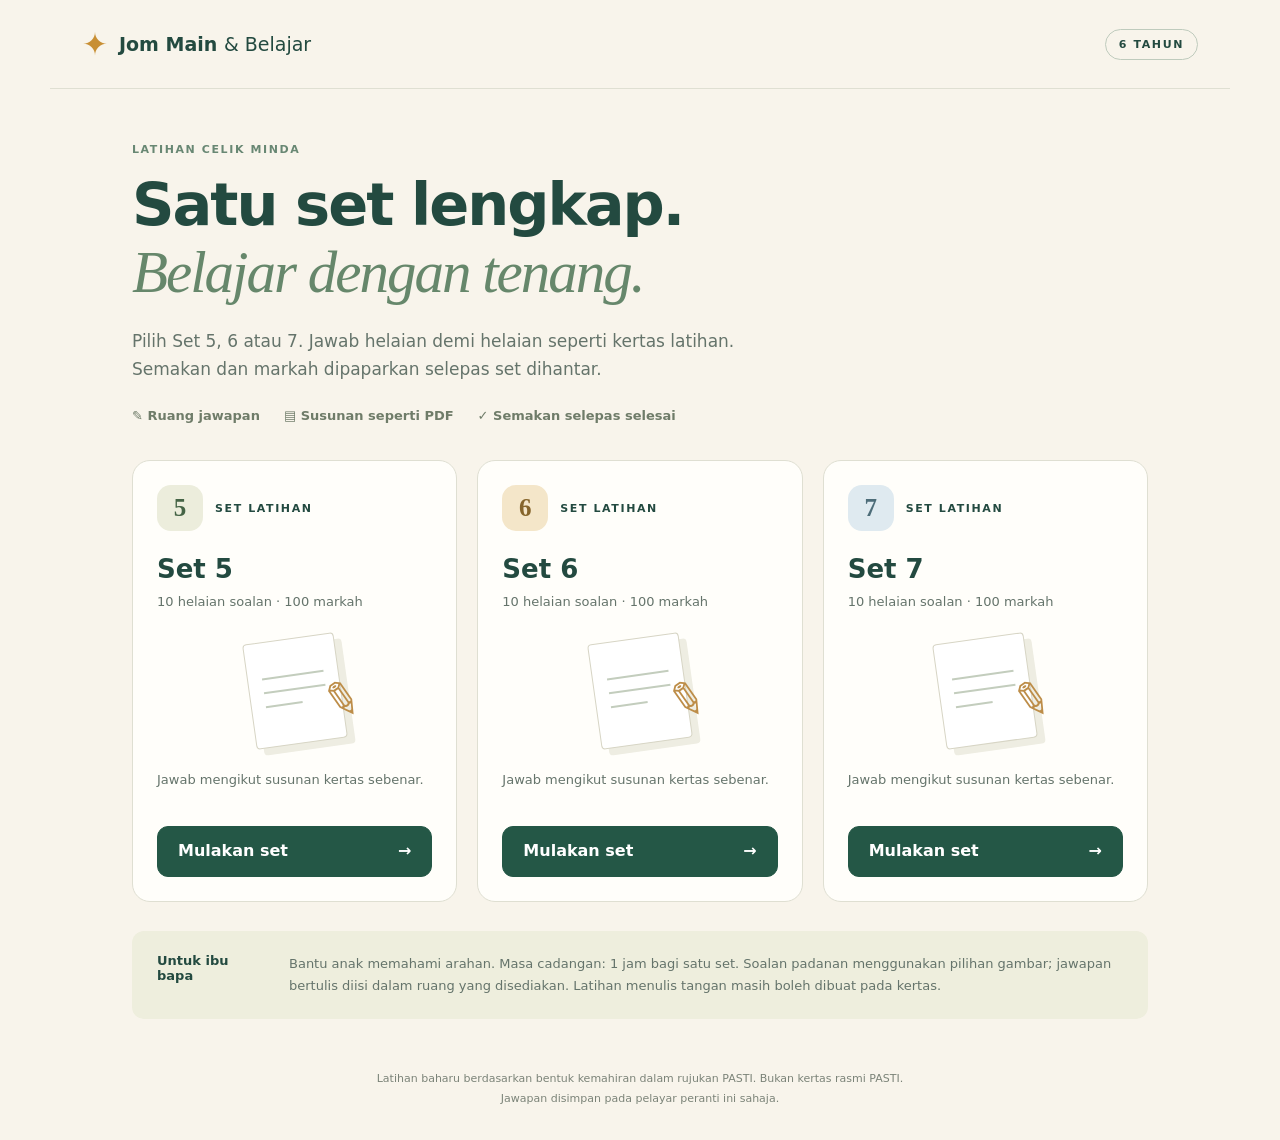
<file: celik-minda/index.html>
<!doctype html>
<html lang="ms">
<head>
  <meta charset="utf-8">
  <meta name="viewport" content="width=device-width,initial-scale=1">
  <meta name="theme-color" content="#f8f4eb">
  <meta name="description" content="Latihan Celik Minda umur 6 tahun. Jawab satu set lengkap mengikut susunan kertas, dengan semakan dan markah selepas dihantar.">
  <title>Celik Minda · Jom Main & Belajar</title>
  <link rel="stylesheet" href="./style.css">
  <script defer src="./illustrations.js"></script>
  <script defer src="./questions.js"></script>
  <script defer src="./app.js"></script>
</head>
<body><div id="app"></div><noscript>Aktifkan JavaScript untuk menjawab latihan ini.</noscript></body>
</html>
</file>
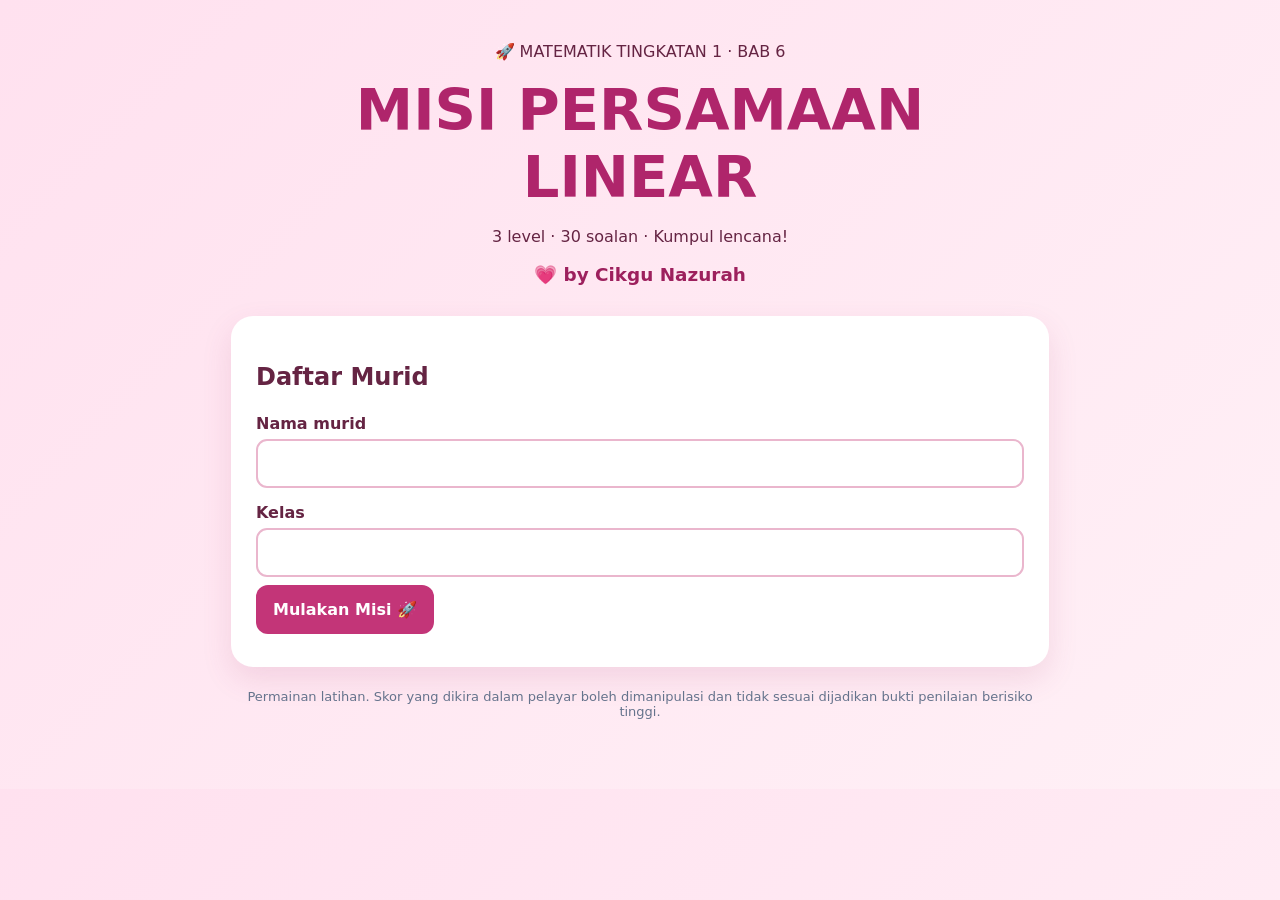
<file: misi-persamaan-linear/index.html>
<!doctype html><html lang="ms"><head><meta charset="utf-8"><meta name="viewport" content="width=device-width,initial-scale=1"><title>Misi Persamaan Linear</title><link rel="stylesheet" href="style.css"></head><body><main><header><p>🚀 MATEMATIK TINGKATAN 1 · BAB 6</p><h1>MISI PERSAMAAN LINEAR</h1><p>3 level · 30 soalan · Kumpul lencana!</p><p class="credit">💗 by Cikgu Nazurah</p></header><section id="welcome"><h2>Daftar Murid</h2><form id="join"><label for="nama">Nama murid</label><input id="nama" required maxlength="80"><label for="kelas">Kelas</label><input id="kelas" required maxlength="40"><button type="submit">Mulakan Misi 🚀</button></form></section><section id="map" hidden><h2 id="player"></h2><p>Selesaikan misi mengikut turutan. Markah terbaik disimpan dalam peranti.</p><div id="levels" class="levels"></div><p class="note" id="queue"></p><button id="resend" class="secondary">Cuba hantar rekod semula</button><button id="change" class="secondary">Tukar murid</button></section><section id="quiz" hidden><div class="stats"><span id="number"></span><span id="score"></span></div><progress id="progress" max="10"></progress><h2 id="question"></h2><div id="choices"></div><p id="feedback" class="note" hidden></p><button id="check" disabled>Semak jawapan</button><button id="next" hidden>Soalan seterusnya →</button></section><section id="result" hidden><div id="outcome"></div><p id="sent" class="note"></p><button id="home">Kembali ke peta misi</button></section><footer>Permainan latihan. Skor yang dikira dalam pelayar boleh dimanipulasi dan tidak sesuai dijadikan bukti penilaian berisiko tinggi.</footer></main><script src="script.js"></script></body></html>
</file>
<file: celik-minda/style.css>
:root{--ink:#234a40;--muted:#65746b;--paper:#fffefa;--cream:#f8f4eb;--line:#dfdfd2;--green:#245746;--accent:#e3b85e;font-family:ui-rounded,'Trebuchet MS',system-ui,sans-serif;color:var(--ink);background:var(--cream);font-synthesis:none}*{box-sizing:border-box}body{margin:0}button,input,select{font:inherit}button,a,input,select{touch-action:manipulation}button,a{ -webkit-tap-highlight-color:transparent}button{cursor:pointer}button:disabled{opacity:.4;cursor:default}button:focus-visible,a:focus-visible,input:focus-visible,select:focus-visible{outline:3px solid #db9e39;outline-offset:4px}a{color:inherit}.masthead{max-width:1180px;margin:auto;padding:26px 32px;display:flex;align-items:center;justify-content:space-between;border-bottom:1px solid var(--line)}.brand{display:flex;gap:11px;align-items:center;font-weight:800;text-decoration:none;font-size:19px}.brand-icon{font-size:31px;color:#c88f34}.brand-light{font-weight:500}.header-tag,.eyebrow,.mini-label{font-size:11px;font-weight:800;letter-spacing:1.6px}.header-tag{border:1px solid #bfcbbd;border-radius:20px;padding:8px 13px}.home{max-width:1080px;margin:auto;padding:54px 32px 25px}.eyebrow{color:#688773;margin-bottom:16px}h1{font-size:clamp(35px,5.4vw,59px);line-height:1.13;letter-spacing:-2px;margin:0 0 22px}h1 em{font-family:Georgia,serif;font-weight:400;color:#66876b}.intro{max-width:615px;font-size:17px;line-height:1.65;color:var(--muted)}.home-facts{display:flex;gap:24px;flex-wrap:wrap;margin:25px 0 37px;font-size:13px;font-weight:600;color:#6f7c69}.set-grid{display:grid;grid-template-columns:repeat(3,minmax(0,1fr));gap:20px}.set-card{border:1px solid var(--line);background:var(--paper);padding:24px;border-radius:18px;position:relative;overflow:hidden}.set-top{display:flex;align-items:center;gap:12px}.set-number{width:46px;height:46px;display:grid;place-items:center;border-radius:14px;background:#eceddc;color:#456446;font:700 25px Georgia,serif}.set-card:nth-child(2) .set-number{background:#f4e6c9;color:#86652b}.set-card:nth-child(3) .set-number{background:#dfeaf0;color:#4d6d79}.set-card h2{font-size:26px;margin:23px 0 8px}.set-card p{font-size:13px;color:var(--muted);line-height:1.5;margin:0}.mini-paper{width:92px;height:106px;position:relative;margin:26px auto;border:1px solid #d7d5c5;background:#fff;border-radius:4px;transform:rotate(-8deg);box-shadow:7px 7px 0 #eeede2;padding:23px 14px}.mini-paper span{display:block;height:2px;background:#c3cdbd;margin:12px 0}.mini-paper span:last-of-type{width:60%}.mini-paper i{position:absolute;right:-20px;top:40px;font-size:46px;color:#bd8d48;transform:rotate(18deg)}.set-card .card-note{min-height:44px}.primary,.secondary{border-radius:11px;padding:14px 20px;font-weight:700;border:1px solid var(--green);display:inline-flex;align-items:center;justify-content:center;gap:15px;min-height:48px;line-height:1.3}.primary{background:var(--green);color:#fff}.primary:hover{background:#194534}.secondary{background:transparent;color:var(--green);border-color:#bdcbbd}.secondary:hover{background:#eef1e6}.set-card .primary{width:100%;justify-content:space-between;margin-top:12px}.parent-note{display:flex;gap:25px;align-items:flex-start;background:#eeeedd;border-radius:12px;padding:22px 25px;margin-top:29px;font-size:13px}.parent-note strong{min-width:107px}.parent-note p{margin:0;color:var(--muted);line-height:1.7}footer{text-align:center;color:#7b8378;font-size:11px;line-height:1.8;padding:25px 20px 32px}.workspace{max-width:1180px;margin:auto;padding:25px 32px}.workspace-top{display:flex;justify-content:space-between;align-items:center;font-size:13px;margin-bottom:27px}.text-button{background:none;border:0;padding:8px 0;font-weight:600;color:var(--ink)}.paper-layout{display:grid;grid-template-columns:218px minmax(0,1fr);gap:30px}.sidebar{padding:12px 0}.sidebar-title{font-weight:800;font-size:18px;margin-bottom:25px}.sidebar label{font-weight:600;font-size:12px}.sidebar label span{font-weight:400;color:var(--muted)}#student-name{width:100%;margin:8px 0;border:1px solid var(--line);border-radius:8px;padding:10px;background:var(--paper)}.sidebar>p{font-size:12px;line-height:1.7;color:var(--muted)}.page-nav{display:grid;gap:5px;margin-top:22px}.page-nav button{border:0;display:flex;align-items:center;gap:11px;background:transparent;border-radius:9px;padding:10px 9px;text-align:left;color:var(--muted);font-size:12px}.page-nav button.active{background:#e5ebdd;color:var(--green);font-weight:800}.page-dot{border:1px solid #c8d0bd;border-radius:50%;width:26px;height:26px;flex-shrink:0;display:grid;place-items:center}.active .page-dot{background:var(--green);color:#fff;border-color:var(--green)}.page-nav small{display:block;font-size:10px;margin-top:3px;font-weight:400}.save-status{font-size:11px;line-height:1.6;color:var(--muted);padding:22px 9px}.progress-caption{display:flex;justify-content:space-between;font-size:12px;font-weight:600;padding:8px 0 11px}.progress-track{height:4px;background:#e0e5d6;border-radius:3px;margin-bottom:20px}.progress-track span{display:block;background:#9dac7d;height:100%;border-radius:3px}.paper{background:var(--paper);border:1px solid var(--line);border-radius:13px;padding:30px 35px;box-shadow:0 6px 24px #31472e04}.paper-meta{display:flex;justify-content:space-between;align-items:center;font-size:10px;font-weight:700;letter-spacing:1px;color:var(--muted);border-bottom:1px solid var(--line);padding-bottom:19px;margin-bottom:22px}.paper h2{font-size:29px;margin:0 0 12px}.paper h2:focus{outline:none}.instruction{font-weight:600;line-height:1.6;margin:0 0 22px;font-size:16px}.word-bank{border:1px dashed #bbc9ae;border-radius:8px;display:flex;flex-wrap:wrap;justify-content:center;gap:14px 25px;padding:15px;margin-bottom:12px;font-size:19px}.question{display:flex;gap:13px;padding:20px 0;border-bottom:1px solid #ecece1}.question:last-child{border-bottom:0}.question-number{font-size:15px;color:var(--muted);min-width:20px;padding-top:5px}.question-body{flex:1;min-width:0}.question-line{display:flex;align-items:center;justify-content:space-between;gap:10px}.prompt{font-size:20px;font-weight:600;line-height:1.5;margin:0;overflow-wrap:anywhere}.marks{font-size:10px;white-space:nowrap;color:#7f8979}.arabic{font-family:'Noto Naskh Arabic','Noto Sans Arabic',Tahoma,'DejaVu Sans',serif;font-size:31px!important;line-height:1.9!important;letter-spacing:0}.question-work{display:flex;align-items:center;gap:22px;margin-top:13px;flex-wrap:wrap}.question-picture{width:95px;height:91px;flex-shrink:0}.question-picture svg{width:100%;height:100%}.write-answer,select{background:#fff;border:1px solid #b8c9b5;border-radius:9px;color:var(--ink);padding:10px 14px;min-height:48px;font-size:20px;width:250px;max-width:100%}.write-answer.short{width:105px}.hint{font-size:11px;line-height:1.6;margin:5px 0;color:var(--muted)}.options{display:flex;gap:9px;flex-wrap:wrap;flex:1;min-width:0}.option{display:flex;align-items:center;justify-content:flex-start;gap:7px;background:#fff;border:1px solid #d0d7c5;border-radius:10px;padding:10px 14px;cursor:pointer;min-height:50px;min-width:83px;font-size:18px}.option.selected{border-color:#527e57;background:#eaf1e3;box-shadow:inset 0 0 0 1px #527e57}.option input{width:16px;height:16px;accent-color:var(--green);flex-shrink:0;margin:0}.option-content{display:block}.option-content svg{height:65px;width:68px;display:block}.picture-options .option{padding:8px;min-width:94px;justify-content:center}.colourable .cup-fill{fill:var(--cup-colour,#fff)}.group-title{font-size:14px;font-weight:700;color:#5c7560;margin:27px 0 0;background:#edf1e7;padding:12px;border-radius:6px}.paper-controls{display:flex;justify-content:space-between;gap:12px;margin-top:20px}.exam-note{text-align:center;font-size:11px;color:var(--muted);line-height:1.6;margin:15px 0}.results{max-width:970px;margin:auto;padding:25px 32px}.result-hero{text-align:center;background:#e8eddf;padding:40px 20px;border-radius:16px}.result-hero h1{font-size:34px;letter-spacing:-1px}.result-hero p{font-size:14px;color:var(--muted)}.big-score{font-size:75px;font-weight:800;margin:25px 0 0}.big-score span{font-size:26px;font-weight:500;color:#6f7d64}.score-grid{display:grid;grid-template-columns:repeat(3,1fr);gap:12px;margin:20px 0}.score-grid>div{background:var(--paper);border:1px solid var(--line);border-radius:10px;padding:18px;display:flex;flex-direction:column;gap:12px}.score-grid span{font-size:12px}.score-grid strong{font-size:26px}.score-grid small{font-size:13px;color:var(--muted);font-weight:400}.result-actions{display:flex;gap:12px;justify-content:center;flex-wrap:wrap;margin:25px 0 40px}.review-heading{font-size:24px;margin-bottom:20px}.review-paper{margin-bottom:22px}.review-answer{display:flex;gap:15px;align-items:flex-start;background:#f2f4eb;border-radius:8px;padding:12px;flex:1}.review-answer.wrong{background:#f8ece6}.review-answer>div{flex:1;min-width:0}.review-answer small{display:block;color:var(--muted);font-size:10px;margin-bottom:6px}.answer-value{font-size:18px;line-height:1.8;overflow-wrap:anywhere}.answer-value svg{width:70px;height:65px;display:block}.answer-caption{font-size:12px}.review-answer strong{font-size:12px;white-space:nowrap}.confirm-dialog{border:1px solid var(--line);border-radius:16px;padding:28px;max-width:470px;width:calc(100% - 32px);color:var(--ink);background:var(--paper)}.confirm-dialog::backdrop{background:#183c2e66}.confirm-dialog h2{margin:0 0 13px;font-size:23px}.confirm-dialog p{font-size:14px;line-height:1.7;margin-bottom:23px}.confirm-dialog>div{display:flex;gap:12px;justify-content:flex-end}.sr-only{position:absolute;width:1px;height:1px;padding:0;margin:-1px;overflow:hidden;clip:rect(0,0,0,0);white-space:nowrap;border:0}@media(max-width:800px){.paper-layout{grid-template-columns:1fr;gap:16px}.sidebar{padding:0}.sidebar-title,.sidebar>p{display:none}.page-nav{display:flex;overflow-x:auto;margin:0;padding:3px 0}.page-nav button{padding:7px;flex-shrink:0}.page-nav button>span:nth-child(2){display:none}.page-dot{width:30px;height:30px}.save-status{padding:8px 0}.paper{padding:24px}.home{padding-top:38px}.set-grid{gap:12px}.set-card{padding:19px}.brand{font-size:16px}.brand-icon{font-size:26px}}@media(max-width:570px){.masthead{padding:18px 18px}.header-tag{font-size:9px;padding:6px 9px}.home,.workspace,.results{padding-left:18px;padding-right:18px}h1{font-size:36px;letter-spacing:-1px}.intro{font-size:15px}.home-facts{gap:10px 18px;font-size:11px;margin-bottom:24px}.set-grid{grid-template-columns:1fr}.set-card{padding:22px}.mini-paper{position:absolute;right:40px;top:28px;width:67px;height:81px;padding:8px 10px;margin:0;opacity:.8}.mini-paper i{font-size:35px;top:25px}.set-card h2{margin-top:20px}.set-card .card-note{min-height:0;margin-top:12px}.set-card .primary{margin-top:22px}.parent-note{display:block;padding:20px}.parent-note p{margin-top:9px}.paper{padding:21px 16px}.paper h2{font-size:25px}.paper-meta{font-size:9px;letter-spacing:.5px}.instruction{font-size:14px}.question{gap:9px}.prompt{font-size:18px}.question-work{gap:13px}.question-picture{width:74px;height:72px}.write-answer{width:100%}.options{flex-basis:100%}.option{font-size:16px;padding:10px;min-width:75px}.picture-options .option{min-width:76px;padding:7px}.option-content svg{height:56px;width:52px}.option input{width:14px;height:14px}.paper-controls .primary,.paper-controls .secondary{padding:13px 10px;font-size:12px}.score-grid{grid-template-columns:repeat(2,1fr)}.result-hero h1{font-size:26px}.big-score{font-size:65px}.review-answer{gap:8px;padding:10px}.review-answer .answer-value{font-size:16px}.arabic{font-size:28px!important}.confirm-dialog>div{flex-wrap:wrap}}@media print{body{background:#fff;color:#000}.masthead,footer,.workspace-top,.result-actions,.confirm-dialog{display:none}.results{padding:0;max-width:none}.result-hero{padding:12px;background:none}.big-score{font-size:45px;margin:10px}.score-grid{grid-template-columns:repeat(3,1fr)}.score-grid>div{padding:10px}.review-paper{break-before:page;border:0;border-radius:0;padding:0;box-shadow:none}.question{break-inside:avoid;padding:12px 0}.review-answer{background:none!important;border:1px solid #ccc}.review-heading{margin-top:20px}.paper h2{font-size:23px}.question-picture{width:65px;height:62px}.prompt{font-size:16px}.arabic{font-size:25px!important}.paper-meta{margin-bottom:16px}.paper{margin:0}.answer-value{font-size:14px}.answer-value svg{width:45px;height:42px}}
/* Allow the worksheet navigation to scroll within narrow grid cells. */
.sidebar,.sheet-column{min-width:0}@media(max-width:800px){.paper-layout{grid-template-columns:minmax(0,1fr)}}
</file>
<file: misi-persamaan-linear/style.css>
*{box-sizing:border-box}body{margin:0;background:linear-gradient(135deg,#ffe1ef,#fff0f6);color:#652443;font:16px system-ui,-apple-system,sans-serif}main{max-width:850px;margin:auto;padding:22px 16px 70px}header{text-align:center;margin:20px 0 30px}h1{font-size:clamp(2rem,6vw,3.6rem);color:#af256b;margin:.2em 0}h2{line-height:1.35}section{padding:25px;background:#fff;border-radius:22px;box-shadow:0 12px 30px #a73b7222;margin:16px 0}.levels{display:grid;grid-template-columns:repeat(auto-fit,minmax(200px,1fr));gap:15px}.level{border:2px solid #efbfd5;padding:18px;border-radius:16px;background:#fff7fb}.level button{width:100%}.stats{display:flex;justify-content:space-between;gap:10px;flex-wrap:wrap;font-weight:750}.note{background:#fff0f7;border-radius:12px;padding:13px;line-height:1.5}.award{animation:pop .6s ease;font-size:1.4rem;font-weight:800}@keyframes pop{from{opacity:0;transform:scale(.8)}to{opacity:1;transform:scale(1)}}button{font:700 16px system-ui;border:0;border-radius:12px;padding:13px 17px;background:#c33578;color:white;min-height:49px;cursor:pointer;margin:8px 6px 8px 0}button:disabled{opacity:.47;cursor:not-allowed}.secondary{background:#ffe1ed;color:#842753}.choice{display:block;width:100%;text-align:left;background:#fff4fa;border:2px solid #f5c9dd;color:#742b4d}.choice.selected{border-color:#c33578;background:#ffd3e5}.choice.correct{background:#d3f9e4;border-color:#21966b}.choice.incorrect{background:#ffe0e0;border-color:#da4c60}.choice:disabled{opacity:1}label{display:block;font-weight:700;margin:15px 0 6px}input{display:block;font:inherit;width:100%;padding:13px;border:2px solid #eab6cd;border-radius:11px}input:focus-visible,button:focus-visible{outline:3px solid #f59e0b}progress{accent-color:#c33578;width:100%;height:16px;margin:17px 0}footer{text-align:center;font-size:13px;color:#65738c;margin-top:22px}[hidden]{display:none!important}@media(max-width:520px){main{padding:12px}section{padding:18px}}
.credit{font-size:1.15rem;color:#9d205d;font-weight:800}.level{box-shadow:0 4px 12px #c3357812}
</file>
